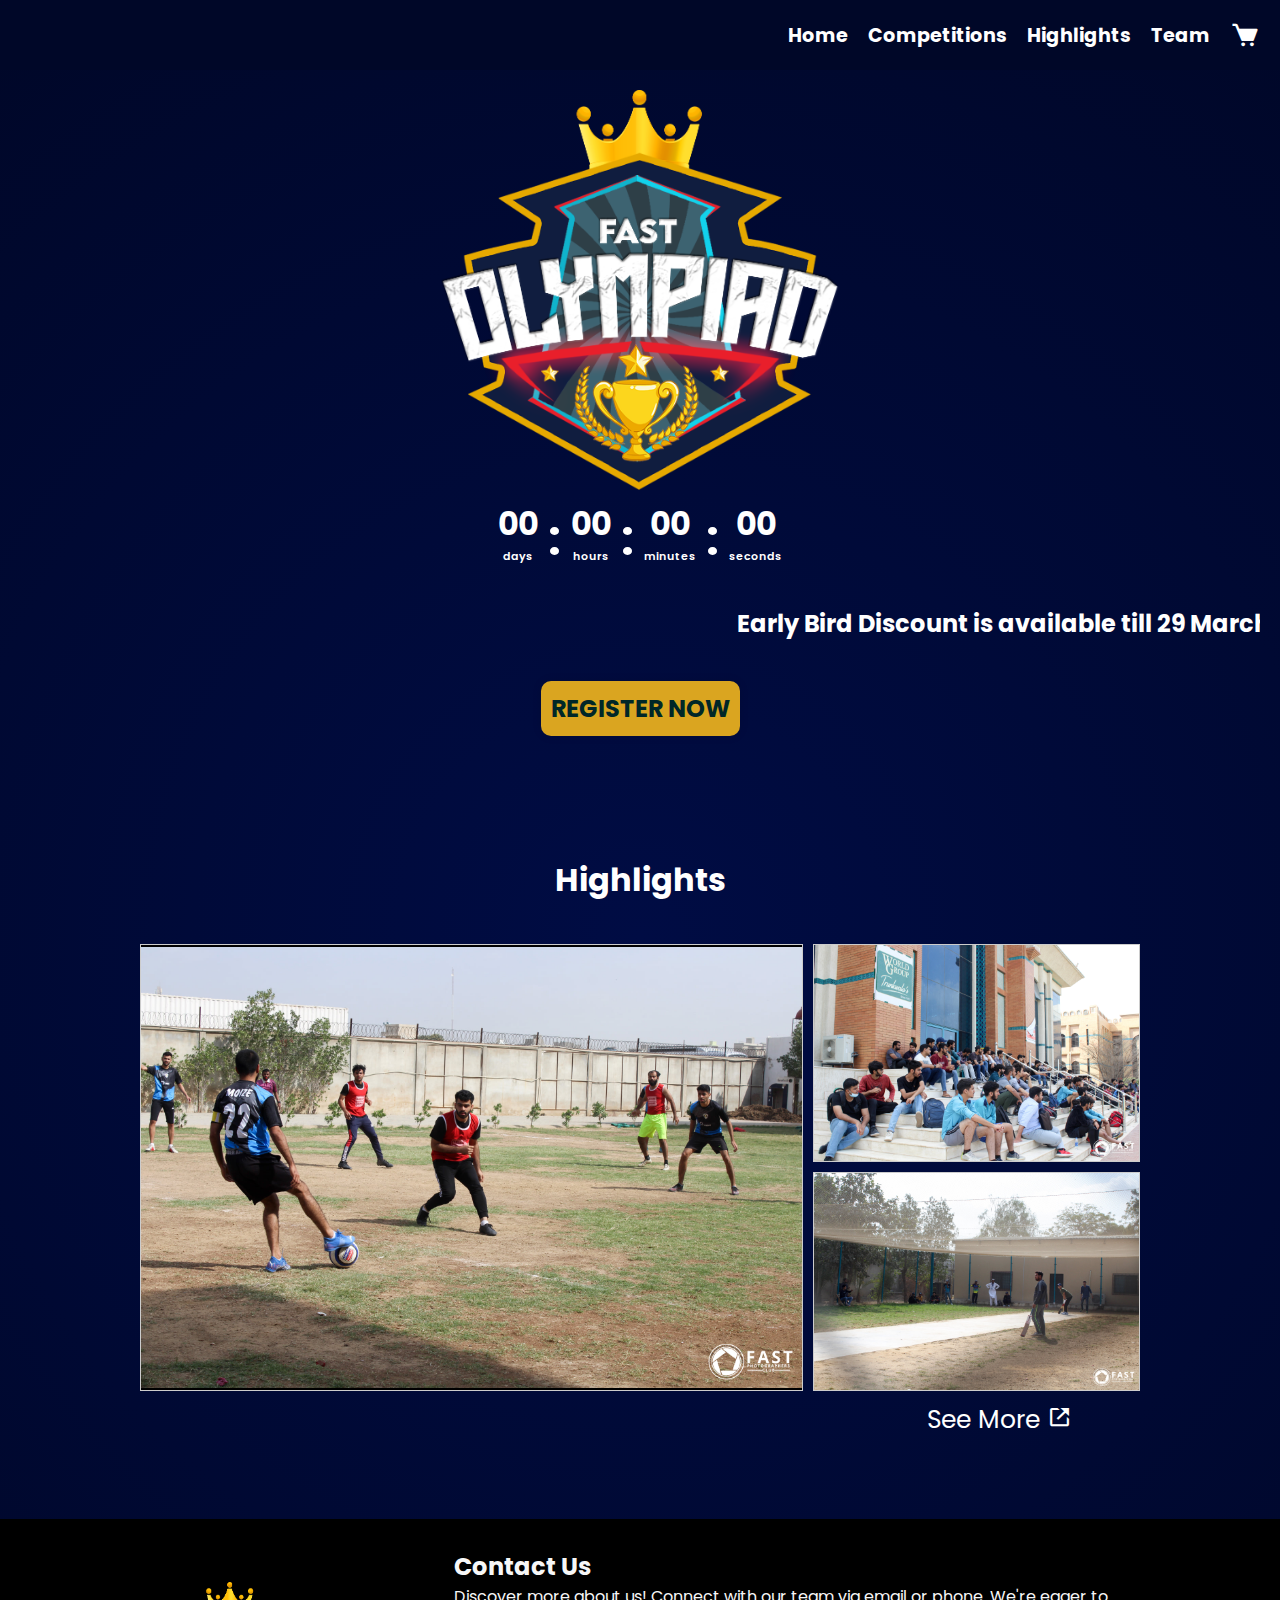
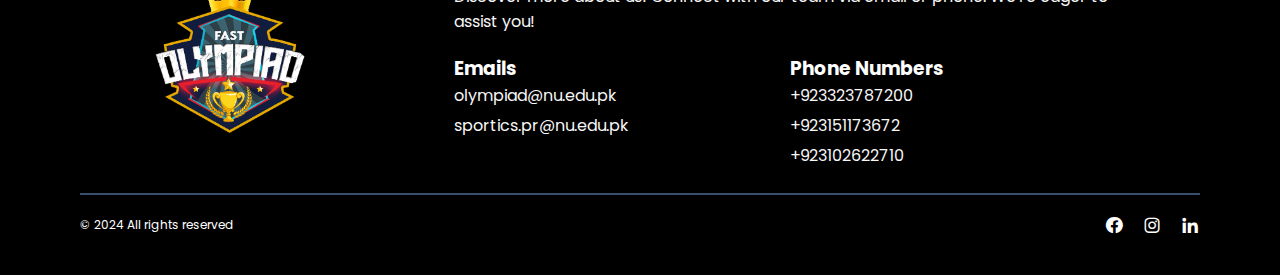
<file: index.html>
<!DOCTYPE html>
<html lang="en">
  <head>
    <meta charset="UTF-8">
    <meta name="viewport" content="width=device-width, initial-scale=1.0"/>
    <title>OLYMPIAD | FAST</title>
    <link rel="stylesheet" href="homestyle.css">
    <link rel="stylesheet" href="https://cdnjs.cloudflare.com/ajax/libs/font-awesome/6.5.1/css/all.min.css" integrity="sha512-DTOQO9RWCH3ppGqcWaEA1BIZOC6xxalwEsw9c2QQeAIftl+Vegovlnee1c9QX4TctnWMn13TZye+giMm8e2LwA==" crossorigin="anonymous" referrerpolicy="no-referrer" />
    <link href='https://unpkg.com/boxicons@2.0.9/css/boxicons.min.css' rel='stylesheet'>
   </head>

<body>

    <nav>
        <div class="nav-container">
            <a class="heading" href="">
                <i class="fa-solid fa-crown fa-bounce" ></i>
                <h2>OLYMPIAD</h2>
            </a>
            <ul class="menu">
                <li><a href="./#">Home</a></li>    
                <li><a href="./competitions.html">Competitions</a></li> 
                <li><a href="./highlights.html">Highlights</a></li> 
                <li><a href="./team.html">Team</a></li> 
                <li><a href="./cart.html"><i class="bx bxs-cart"></i></a></li>
            </ul>
            <div class="buttonbars">
                <i class="fa-solid fa-bars" ></i>
            </div>
        </div>
    </nav>

    <div class="dropdown">
        <ul class="menu">
            <li><a href="./#">Home</a></li>    
            <li><a href="./competitions.html">Competitions</a></li> 
            <li><a href="./highlights.html">Highlights</a></li> 
            <li><a href="./team.html">Team</a></li> 
            <li><a href="./cart.html"><i class="bx bxs-cart"></i></a></li>
        </ul>
    </div>
    
    <section class="front">
        <div class="logo" >
            <img id="logo" src="logo.png" alt="logo">
            <figcaption id="countdown" class="text-flicker-in-glow" >
                <div class="countdown-item">
                    <div id="days" class="countdown-number">00</div>
                    <div class="countdown-label">days</div>
                </div>
                <div class="countdown-item">:</div>
                <div class="countdown-item">
                    <div id="hours" class="countdown-number">00</div>
                    <div class="countdown-label">hours</div>
                </div>
                <div class="countdown-item">:</div>
                <div class="countdown-item">
                    <div id="minutes" class="countdown-number">00</div>
                    <div class="countdown-label">minutes</div>
                </div>
                <div class="countdown-item">:</div>
                <div class="countdown-item">
                    <div id="seconds" class="countdown-number">00</div>
                    <div class="countdown-label">seconds</div>
                </div>
            </figcaption>
        </div>
        <div class="earlybird">
            <div class="slidetext">
                <h2>Early Bird Discount is available till 29 March!! </h2>
            </div>
        </div>
        <a class="register" href="">REGISTER NOW</a>
    </section>

    <section class="highlightshome">
        <h1>Highlights</h1>
        <div class="videocontainer">
            <div class="videodiv" onmouseover="showControls(this)" onmouseleave="hideControls(this)">
                <img src="imgs/HPhighlight1.jpg" alt="">
            </div>
            <div class="videodiv" onmouseover="showControls(this)" onmouseleave="hideControls(this)">
                <!-- <video src="videos/sidebar.mp4"></video> -->
                <img src="imgs/HPhighlight2.jpg" alt="">
            </div>
            <div class="videodiv" onmouseover="showControls(this)" onmouseleave="hideControls(this)">
                <img src="imgs/HPhighlight3.jpg" alt="">
            </div>
        </div>
        <div class="seemore">
            <a href="./highlights.html">
                See More
                <i class='bx bx-link-external bx-tada' ></i>
            </a>
        </div>

    </section>

    <!-- <section>
        
        <div class="spcontainer h-100">
            <div class="row align-items-center h-100">
              <div class="spcontainer rounded">
                <h1 class="text-center">Sponsors</h1>
                <div class="slider">
                  <div class="logos">
                    <i class="fab fa-js fa-4x"></i>
                    <i class="fab fa-linkedin-in fa-4x"></i>
                    <i class="fab fa-dribbble fa-4x"></i>
                    <i class="fab fa-medium-m fa-4x"></i>
                    <i class="fab fa-github fa-4x"></i>
                  </div>
                  <div class="logos">
                    <i class="fab fa-js fa-4x"></i>
                    <i class="fab fa-linkedin-in fa-4x"></i>
                    <i class="fab fa-dribbble fa-4x"></i>
                    <i class="fab fa-medium-m fa-4x"></i>
                    <i class="fab fa-github fa-4x"></i>
                  </div>
                </div>
              </div>
            </div>
          
          </div>
    </section> -->

    <div class="olfooter">
        <div class="footcontainer">
            <div class="upper-footer">
                <div class="footerlogo">
                    <img src="logo.png" alt="Your Website Logo">
                </div>
                <div class="contact-info">
                    <h2>Contact Us</h2>
                    <p>Discover more about us! Connect with our team via email or phone.
                         We're eager to assist you!</p>
                    <div class="column">
                        <h3>Emails</h3>
                        <ul>
                        <li><a href="mailto:olympiad@nu.edu.pk">olympiad@nu.edu.pk</a></li>
                        <li><a href="mailto:sportics.pr@nu.edu.pk">sportics.pr@nu.edu.pk</a></li>
                        </ul>
                    </div>
                    <div class="column">
                        <h3>Phone Numbers</h3>
                        <ul>
                            <li><a href="tel:+923323787200">+923323787200</a></li>
                            <li><a href="tel:+923151173672">+923151173672</a></li>
                            <li><a href="tel:+923102622710">+923102622710</a></li>
                        </ul>
                    </div>
                </div>
            </div>

            <div class="bottom">
                <div class="legal">
                    <span> © 2024 All rights reserved </span>
                </div>
                <div class="socials">
                    <a href="" class="bx bxl-facebook-circle"></a>
                    <a href="" class="bx bxl-instagram"></a>
                    <a href="" class="bx bxl-linkedin"></a>
                </div>
            </div>
        </div>
    </div>

</body>

<script src="homescript.js"></script>

</html>
</file>
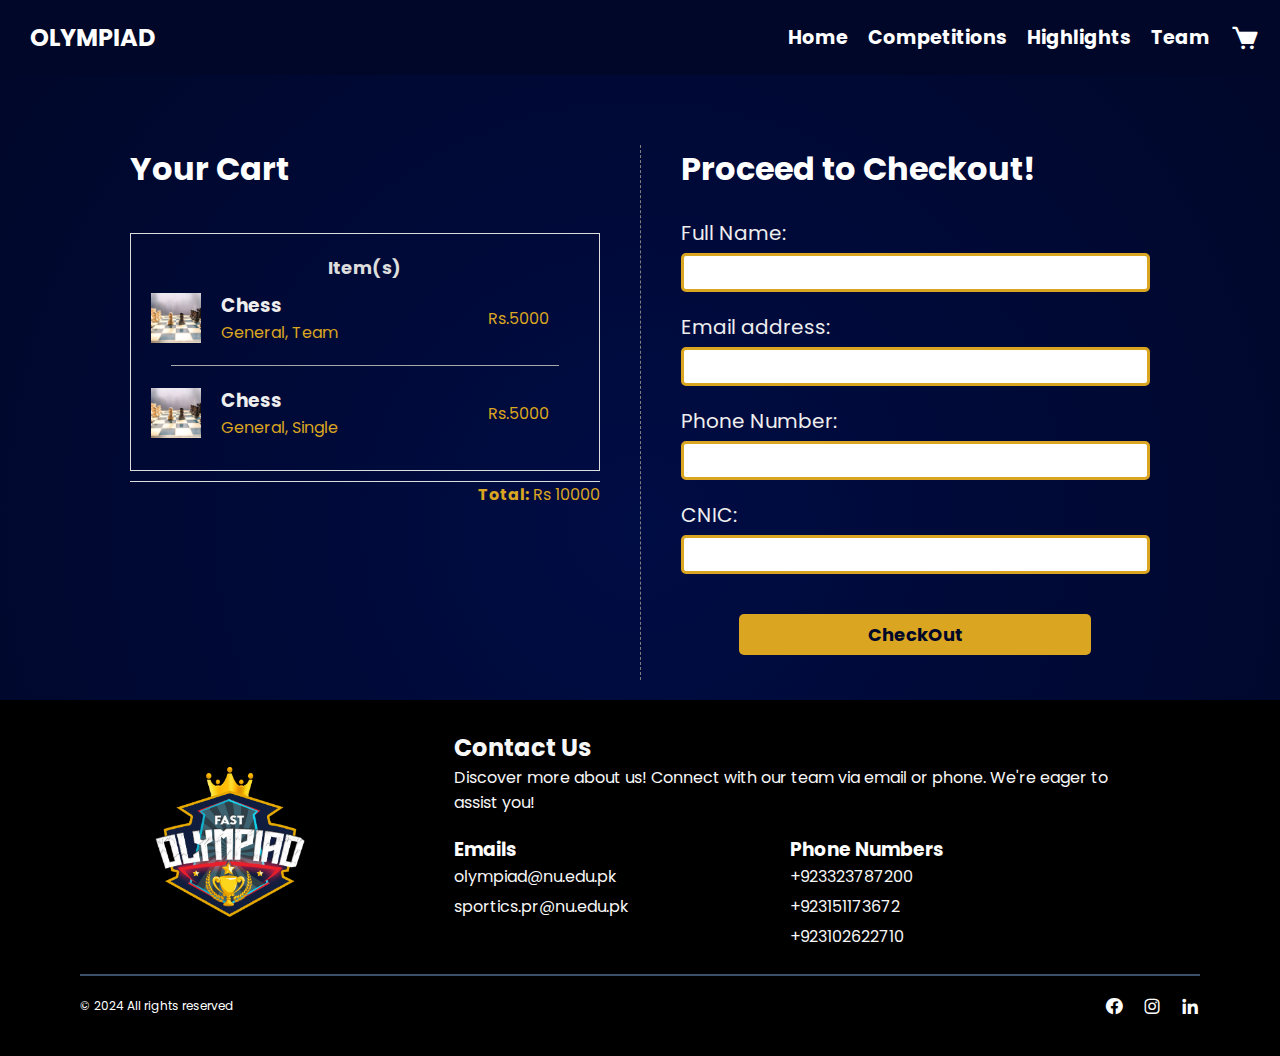
<file: cart.html>
<html lang="en">
  <head>
    <meta charset="UTF-8">
    <meta name="viewport" content="width=device-width, initial-scale=1.0"/>
    <title>OLYMPIAD | FAST</title>
    <link rel="stylesheet" href="style.css">
    <link rel="stylesheet" href="https://cdnjs.cloudflare.com/ajax/libs/font-awesome/6.5.1/css/all.min.css" integrity="sha512-DTOQO9RWCH3ppGqcWaEA1BIZOC6xxalwEsw9c2QQeAIftl+Vegovlnee1c9QX4TctnWMn13TZye+giMm8e2LwA==" crossorigin="anonymous" referrerpolicy="no-referrer" />
    <link href='https://unpkg.com/boxicons@2.0.9/css/boxicons.min.css' rel='stylesheet'>
   </head>

<body>

    <nav>
        <div class="nav-container">
            <a class="heading" href="">
                <i class="fa-solid fa-crown fa-bounce" ></i>
                <h2>OLYMPIAD</h2>
            </a>
            <ul class="menu">
                <li><a href="index.html">Home</a></li>    
                <li><a href="competitions.html">Competitions</a></li> 
                <li><a href="highlights.html">Highlights</a></li> 
                <li><a href="team.html">Team</a></li> 
                <li><a href="#"><i class="bx bxs-cart"></i></a></li>
            </ul>
            <div class="buttonbars">
                <i class="fa-solid fa-bars" ></i>
            </div>
        </div>
    </nav>
    
    <div class="dropdown">
        <ul class="menu">
            <li><a href="index.html">Home</a></li>    
            <li><a href="competitions.html">Competitions</a></li> 
            <li><a href="highlights.html">Highlights</a></li> 
            <li><a href="team.html">Team</a></li> 
            <li><a href="#"><i class="bx bxs-cart"></i></a></li>
        </ul>
    </div>
    
    <section class="cart-section">
        <div class="cart">

        <div class="cartproducts">
            <h1>Your Cart</h1>
            <div class="cart-items">
                <h2>Item(s)</h2>
                <div class="product">
                    <div class="product-info">
                        <img src="imgs/chess.jpg" alt="Product 1">
                        <div class="item-details">
                            <h3>Chess</h3>
                            <p>General, Team</p>                        
                        </div>
                    </div>
                    <div class="right-side">
                        <p class="cost">Rs.5000</p>
                        <button class="remove-btn">
                            <i class="fa-solid fa-trash-can"></i>
                        </button>
                    </div>
                </div>
                <div class="divider"></div>
                <div class="product">
                    <div class="product-info">
                        <img src="imgs/chess.jpg" alt="Product 1">
                        <div class="item-details">
                            <h3>Chess</h3>
                            <p>General, Single</p>                        
                        </div>
                    </div>
                    <div class="right-side">
                        <p class="cost">Rs.5000</p>
                        <button class="remove-btn">
                            <i class="fa-solid fa-trash-can"></i>
                        </button>
                    </div>
                </div>
                
            </div>
            <div class="cart-total">
                <p><b>Total:</b> Rs 10000</p>
            </div>
        </div>

        <div class="cartdivider" ></div>

        <div class="checkout">
            <h1>Proceed to Checkout!</h1>
            <form action="" class="Checkoutform">
                <div class="fgroup">
                    <label for="fullname">Full Name: </label>
                    <input type="text" id="fullname" name="name" required>
                </div>
                <div class="fgroup">
                    <label for="email">Email address: </label>
                    <input type="text" id="email" name="emailaddress" required>
                </div>
                <div class="fgroup">
                    <label for="phone">Phone Number: </label>
                    <input type="text" id="phone" name="phnumber" required>
                </div>
                <div class="fgroup">
                    <label for="CNIC">CNIC: </label>
                    <input type="text" id="CNIC" name="cnic" required>
                </div>
                <button>CheckOut</button>
            </form>
        </div>

    </div>

    </section>

    <footer >
        <div class="container">
            <div class="upper-footer">
                <div class="footerlogo">
                <img src="logo.png" alt="Your Website Logo">
                </div>
                <div class="contact-info">
                    <h2>Contact Us</h2>
                    <p>Discover more about us! Connect with our team via email or phone.
                         We're eager to assist you!</p>
                    <div class="column">
                        <h3>Emails</h3>
                        <ul>
                        <li><a href="mailto:olympiad@nu.edu.pk">olympiad@nu.edu.pk</a></li>
                        <li><a href="mailto:sportics.pr@nu.edu.pk">sportics.pr@nu.edu.pk</a></li>
                        </ul>
                    </div>
                    <div class="column">
                        <h3>Phone Numbers</h3>
                        <ul>
                            <li><a href="tel:+923323787200">+923323787200</a></li>
                            <li><a href="tel:+923151173672">+923151173672</a></li>
                            <li><a href="tel:+923102622710">+923102622710</a></li>
                        </ul>
                    </div>
                </div>
            </div>

            <div class="bottom">
                <div class="legal">
                    <span> © 2024 All rights reserved </span>
                </div>
                <div class="socials">
                    <a href="" class="bx bxl-facebook-circle"></a>
                    <a href="" class="bx bxl-instagram"></a>
                    <a href="" class="bx bxl-linkedin"></a>
                </div>
            </div>
        </div>
    </footer>

</body>

<script src="script.js"></script>

</html>
</file>
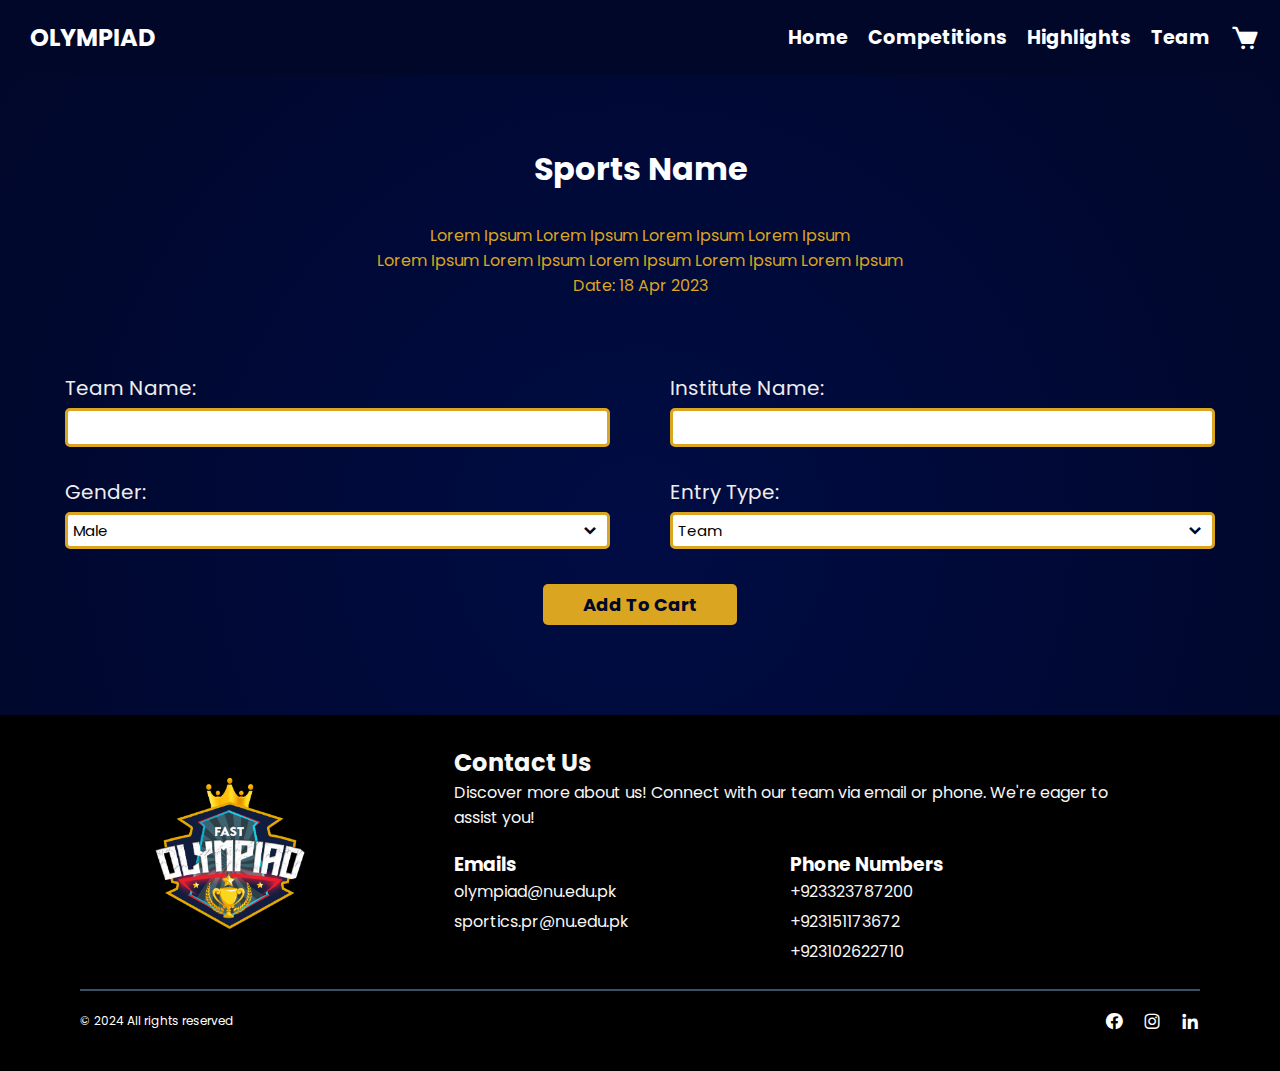
<file: form.html>
<!DOCTYPE html>
<html lang="en">
  <head>
    <meta charset="UTF-8">
    <meta name="viewport" content="width=device-width, initial-scale=1.0"/>
    <title>OLYMPIAD | FAST</title>
    <link rel="stylesheet" href="style.css">
    <link rel="stylesheet" href="https://cdnjs.cloudflare.com/ajax/libs/font-awesome/6.5.1/css/all.min.css" integrity="sha512-DTOQO9RWCH3ppGqcWaEA1BIZOC6xxalwEsw9c2QQeAIftl+Vegovlnee1c9QX4TctnWMn13TZye+giMm8e2LwA==" crossorigin="anonymous" referrerpolicy="no-referrer" />
    <link href='https://unpkg.com/boxicons@2.0.9/css/boxicons.min.css' rel='stylesheet'>
   </head>

<body>

    <nav>
        <div class="nav-container">
            <a class="heading" href="">
                <i class="fa-solid fa-crown fa-bounce" ></i>
                <h2>OLYMPIAD</h2>
            </a>
            <ul class="menu">
                <li><a href="index.html">Home</a></li>    
                <li><a href="competitions.html">Competitions</a></li> 
                <li><a href="highlights.html">Highlights</a></li> 
                <li><a href="team.html">Team</a></li> 
                <li><a href="cart.html"><i class="bx bxs-cart"></i></a></li>
            </ul>
            <div class="buttonbars">
                <i class="fa-solid fa-bars" ></i>
            </div>
        </div>
    </nav>

    <div class="dropdown">
        <ul class="menu">
            <li><a href="index.html">Home</a></li>    
            <li><a href="competitions.html">Competitions</a></li> 
            <li><a href="highlights.html">Highlights</a></li> 
            <li><a href="team.html">Team</a></li> 
            <li><a href="cart.html"><i class="bx bxs-cart"></i></a></li>
        </ul>
    </div>

    <section>
        <div  class="details">
            <h1 id="CompName">Sports Name</h1>
            <p id="CompDetails">Lorem Ipsum Lorem Ipsum Lorem Ipsum Lorem Ipsum<br>
                Lorem Ipsum Lorem Ipsum Lorem Ipsum Lorem Ipsum Lorem Ipsum<br>
            Date: 18 Apr 2023</p>
        </div>

        <form action="" class="CompForm">
            <div class="row">
                <div class="fgroup">
                    <label for="teamname">Team Name: </label>
                    <input type="text" id="teamname" name="name" required>
                </div>
                <div class="fgroup">
                    <label for="institutename">Institute Name: </label>
                    <input type="text" id="institutename" name="name" required>
                </div>
            </div>
            <div class="row">
                <div class="fgroup">
                    <label for="sport">Gender:</label>
                    <select id="sport" name="sport" required>
                        <option value="male">Male</option>
                        <option value="female">Female</option>
                    </select>
                    <i class='bx bxs-chevron-down'></i>    
                </div>
                <div class="fgroup">
                    <label for="sport">Entry Type:</label>
                    <select id="sport" name="sport" required>
                        <option value="team">Team</option>
                        <option value="single">Single</option>
                    </select>
                    <i class='bx bxs-chevron-down'></i>   
                </div>
            </div>
            <button>Add To Cart</button>
        </form>
    </section>


    <footer >
        <div class="container">
            <div class="upper-footer">
                <div class="footerlogo">
                <img src="logo.png" alt="Your Website Logo">
                </div>
                <div class="contact-info">
                    <h2>Contact Us</h2>
                    <p>Discover more about us! Connect with our team via email or phone.
                         We're eager to assist you!</p>
                    <div class="column">
                        <h3>Emails</h3>
                        <ul>
                        <li><a href="mailto:olympiad@nu.edu.pk">olympiad@nu.edu.pk</a></li>
                        <li><a href="mailto:sportics.pr@nu.edu.pk">sportics.pr@nu.edu.pk</a></li>
                        </ul>
                    </div>
                    <div class="column">
                        <h3>Phone Numbers</h3>
                        <ul>
                            <li><a href="tel:+923323787200">+923323787200</a></li>
                            <li><a href="tel:+923151173672">+923151173672</a></li>
                            <li><a href="tel:+923102622710">+923102622710</a></li>
                        </ul>
                    </div>
                </div>
            </div>

            <div class="bottom">
                <div class="legal">
                    <span> © 2024 All rights reserved </span>
                </div>
                <div class="socials">
                    <a href="" class="bx bxl-facebook-circle"></a>
                    <a href="" class="bx bxl-instagram"></a>
                    <a href="" class="bx bxl-linkedin"></a>
                </div>
            </div>
        </div>
    </footer>

</body>

<script src="script.js"></script>

</html>
</file>
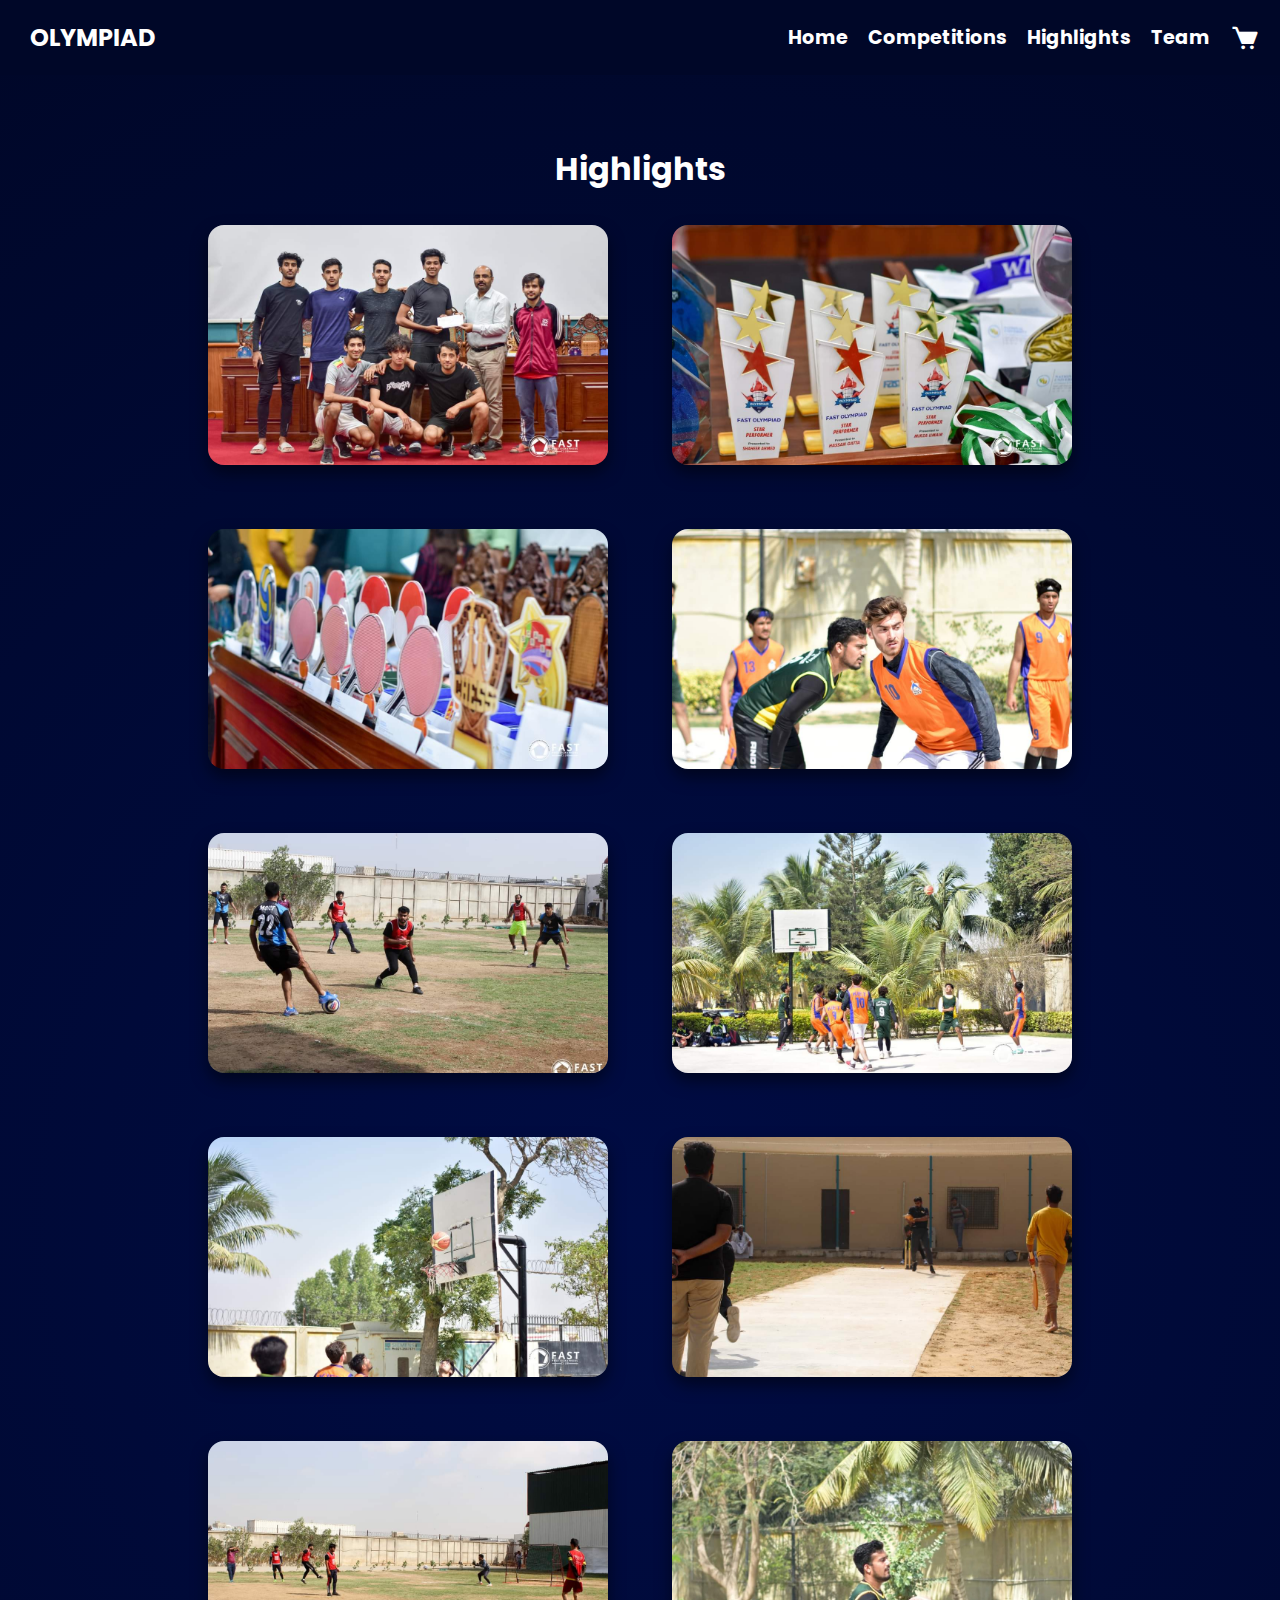
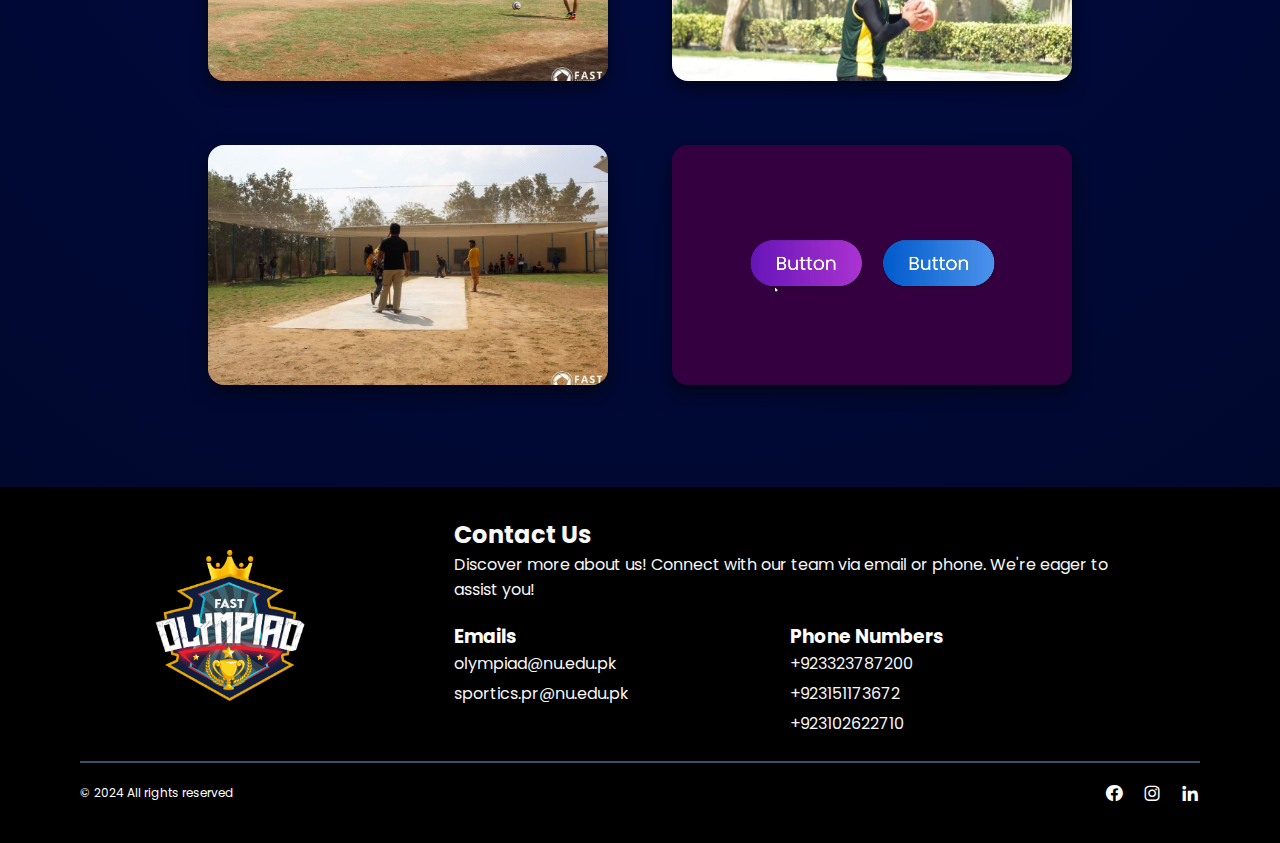
<file: highlights.html>
<!DOCTYPE html>
<html lang="en">
  <head>
    <meta charset="UTF-8">
    <meta name="viewport" content="width=device-width, initial-scale=1.0"/>
    <title>OLYMPIAD | FAST</title>
    <link rel="stylesheet" href="style.css">
    <link rel="stylesheet" href="https://cdnjs.cloudflare.com/ajax/libs/font-awesome/6.5.1/css/all.min.css" integrity="sha512-DTOQO9RWCH3ppGqcWaEA1BIZOC6xxalwEsw9c2QQeAIftl+Vegovlnee1c9QX4TctnWMn13TZye+giMm8e2LwA==" crossorigin="anonymous" referrerpolicy="no-referrer" />
    <link href='https://unpkg.com/boxicons@2.0.9/css/boxicons.min.css' rel='stylesheet'>
   </head>

<body>

    <nav>
        <div class="nav-container">
            <a class="heading" href="">
                <i class="fa-solid fa-crown fa-bounce" ></i>
                <h2>OLYMPIAD</h2>
            </a>
            <ul class="menu">
                <li><a href="./#">Home</a></li>    
                <li><a href="./competitions.html">Competitions</a></li> 
                <li><a href="./highlights.html">Highlights</a></li> 
                <li><a href="./team.html">Team</a></li> 
                <li><a href="./cart.html"><i class="bx bxs-cart"></i></a></li>
            </ul>
            <div class="buttonbars">
                <i class="fa-solid fa-bars" ></i>
            </div>
        </div>
    </nav>

    <div class="dropdown">
        <ul class="menu">
            <li><a href="./#">Home</a></li>    
            <li><a href="./competitions.html">Competitions</a></li> 
            <li><a href="./highlights.html">Highlights</a></li> 
            <li><a href="./team.html">Team</a></li> 
            <li><a href="./cart.html"><i class="bx bxs-cart"></i></a></li>
        </ul>
    </div>
    
    <section>
        <h1>Highlights</h1>
        <div class="video-container">
            <div class="viddiv">
                <img src="highlights/img1.jpg" alt="">
            </div>
            <div class="viddiv">
                <img src="highlights/img2.jpg" alt="">
            </div>
            <div class="viddiv">
                <img src="highlights/img3.jpg" alt="">
            </div>
            <div class="viddiv">
                <img src="highlights/img4.jpg" alt="">
            </div>
            <div class="viddiv">
                <img src="highlights/img10.jpg" alt="">
            </div>
            <div class="viddiv">
                <img src="highlights/img6.jpg" alt="">
            </div>
            <div class="viddiv">
                <img src="highlights/img7.jpg" alt="">
            </div>
            <div class="viddiv">
                <img src="highlights/img8.jpg" alt="">
            </div>
            <div class="viddiv">
                <img src="highlights/img11.jpg" alt="">
            </div>
            <div class="viddiv">
                <img src="highlights/img5.jpg" alt="">
            </div>
            <div class="viddiv">
                <img src="highlights/img9.jpg" alt="">
            </div>
            <div class="viddiv">
                <video src="videos/button.mp4" muted></video>
            </div>
        </div>
    </section>

    <footer >
        <div class="container">
            <div class="upper-footer">
                <div class="footerlogo">
                <img src="logo.png" alt="Your Website Logo">
                </div>
                <div class="contact-info">
                    <h2>Contact Us</h2>
                    <p>Discover more about us! Connect with our team via email or phone.
                         We're eager to assist you!</p>
                    <div class="column">
                        <h3>Emails</h3>
                        <ul>
                        <li><a href="mailto:olympiad@nu.edu.pk">olympiad@nu.edu.pk</a></li>
                        <li><a href="mailto:sportics.pr@nu.edu.pk">sportics.pr@nu.edu.pk</a></li>
                        </ul>
                    </div>
                    <div class="column">
                        <h3>Phone Numbers</h3>
                        <ul>
                            <li><a href="tel:+923323787200">+923323787200</a></li>
                            <li><a href="tel:+923151173672">+923151173672</a></li>
                            <li><a href="tel:+923102622710">+923102622710</a></li>
                        </ul>
                    </div>
                </div>
            </div>

            <div class="bottom">
                <div class="legal">
                    <span> © 2024 All rights reserved </span>
                </div>
                <div class="socials">
                    <a href="" class="bx bxl-facebook-circle"></a>
                    <a href="" class="bx bxl-instagram"></a>
                    <a href="" class="bx bxl-linkedin"></a>
                </div>
            </div>
        </div>
    </footer>

</body>

<script src="script.js"></script>
<script>
    var video = document.querySelectorAll('video');
    video.forEach(play =>play.addEventListener('click', () => {
        play.classList.toggle('active');

        if(play.paused){
            play.play();
        }
        else{
            play.pause();
            play.currentTime = 0;
        }
    }));
    var images = document.querySelectorAll('img');
    images.forEach(img => img.addEventListener('click', () => {
        img.classList.toggle('active');
    }));
   
</script>

</html>
</file>
<file: homestyle.css>
@import url('https://fonts.googleapis.com/css2?family=Poppins:wght@200;300;400;500;600;700&display=swap');
@import url("https://fonts.googleapis.com/css?family=Montserrat:300,400,500,600,700");
*{
  margin: 0;
  padding: 0;
  box-sizing: border-box;
  font-family: 'Poppins',sans-serif;
  user-select: none;
}
body{
  background: radial-gradient(circle, rgba(0,12,68,1) 0%, rgba(0,7,40,1) 100%); 
}

body::-webkit-scrollbar{
  background-color: goldenrod;
  width: 12px;
}

body::-webkit-scrollbar-thumb{
  background: #000728;
  border-color: goldenrod;
  border-style: solid;
  /* width: 8px; */
}

nav{
  position: sticky;
  z-index: 1000;
  top: -1px;
  width: 100%;
  display: flex;
  align-items: center;
  align-content: center;
  justify-content: center;
  background:#000728;
  color: #fff;
  transition: all 0.5s ease;
}
.nav-container{
  display: flex;
  max-width: 1270px;
  width: 100%;
  margin: 20px;
  justify-content: flex-end;
  align-items: center;
}
.heading{
  display: none;
  text-decoration: none;
  color: #FFF;
  transition: all 0.5s ease;
}
.fa-crown{
  font-size:x-large;
  align-self: center;
  margin: 0px 10px 6px 0px;
  color: goldenrod;
}
nav .menu{
  list-style: none;
  display: flex;
  justify-content: space-between;
  gap: 20px;
  align-items: center;
}
.menu li a{
  text-decoration: none;
  color: #fff;
  font-weight: bolder;
  font-size: larger;
  display: flex;
  transition: all 0.5s ease;
}
.menu li a:hover{
  color: goldenrod;
}
.menu i{
  font-size: 30px;
}
.buttonbars{
  display: none;
  cursor: pointer;
  transition: all 0.5s ease;
}
.dropdown{
  position: fixed;
  top: 80px;
  right: 15px;
  display: flex;
  flex-direction: column;
  width: 100%;
  max-width: 300px;
  border: 3px solid #fff;
  border-radius: 10px;
  padding: 20px;
  background: #000728;
  z-index: 12;
  transition: all 0.3s ease;
  list-style: none;
  display: none;
}
.dropdown.open{
  overflow: hidden;
  display: block;
}
.dropdown .menu{
  display: flex;
  flex-direction: column;
  align-items: center;
  justify-content: center;
  align-content: center;
  gap: 20px;
  list-style: none;
}

@media screen and (max-width: 786px) {
  .buttonbars{
    display: block;
  }
  .menu li a{
    color: white;
    font-weight: bold;
  }
  nav .menu{
    display: none;
  }

}

/* Logo and timer */

.front{
  padding: 20px;
  align-items: center;
  display: flex;
  flex-direction: column;
  /* height: 500px; */
  text-align: center;
  position:relative;
}
.logo{
  display: contents;
}

.logo img{
  height: 400px;
  transition: all 0.5s ease;
  /* z-index: 14; */
}
.logo figcaption{
  margin-top: 10px;
  transition: all 0.5s ease;
  /* margin-bottom: 80px; */
  font-weight: 600;
  font-size: 50px;
  display: flex;
  color: white;
}
.countdown-item {
  display: inline-block;
  margin-right: 10px; /* Adjust spacing between items */
  text-align: center;
}
.countdown-number {
  font-size: 32px; /* Adjust font size */
  font-weight: bold;
}
.countdown-label {
  font-size: 11px; /* Adjust font size */
  color: white;
}
div.countdown-item:nth-child(7) {
  margin-right: 0px;
}
.register{
  padding: 10px;
  margin:  30px;
  background: goldenrod;
  border-radius: 10px;
  box-shadow: 0 0 10px rgba(0,0,0,.1);
  text-decoration: none;
  color: #002728;
  font-size: x-large;
  font-weight: 700;
  transition: all 0.5s ease;
}
.register:hover{
  color:white;
}

@media screen and (max-width: 786px) {
  .logo figcaption{
    font-size: 40px;
    transition: all 0.3s ease;
  }
  .menu .buttonbars{
    color: white;
    transition: all 0.3s ease;
    display: block;
  }
  .logo img{
    height: 250px;
    transition: all 0.3s ease;
  }
  .dropdown {
    height: auto;
    transition: all 0.3s ease;
    width: 80%;
  }
}







section {
    padding: 70px 10px;
    /* background-color: #000728; */
    /* height: 700px; */
}



.text-flicker-in-glow {
    -webkit-animation: text-flicker-in-glow 4s linear both;
            animation: text-flicker-in-glow 4s linear both;
}
@-webkit-keyframes text-flicker-in-glow {
    0% {
        opacity: 0;
    }
    10% {
        opacity: 0;
        text-shadow: none;
    }
    10.1% {
        opacity: 1;
        text-shadow: none;
    }
    10.2% {
        opacity: 0;
        text-shadow: none;
    }
    20% {
        opacity: 0;
        text-shadow: none;
    }
    20.1% {
        opacity: 1;
        text-shadow: 0 0 30px rgba(255, 255, 255, 0.90);
    }
    20.6% {
        opacity: 0;
        text-shadow: none;
    }
    30% {
        opacity: 0;
        text-shadow: none;
    }
    30.1% {
        opacity: 1;
        text-shadow: 0 0 30px rgba(255, 255, 255, 0.90), 0 0 60px rgba(255, 255, 255, 0.90);
    }
    30.5% {
        opacity: 1;
        text-shadow: 0 0 30px rgba(255, 255, 255, 0.90), 0 0 60px rgba(255, 255, 255, 0.90);
    }
    30.6% {
        opacity: 0;
        text-shadow: none;
    }
    45% {
        opacity: 0;
        text-shadow: none;
    }
    45.1% {
        opacity: 1;
        text-shadow: 0 0 30px rgba(255, 255, 255, 0.90), 0 0 60px rgba(255, 255, 255, 0.90);
    }
    50% {
        opacity: 1;
        text-shadow: 0 0 30px rgba(255, 255, 255, 0.90), 0 0 60px rgba(255, 255, 255, 0.90);
    }
    55% {
        opacity: 1;
        text-shadow: 0 0 30px rgba(255, 255, 255, 0.90), 0 0 60px rgba(255, 255, 255, 0.90);
    }
    55.1% {
        opacity: 0;
        text-shadow: none;
    }
    57% {
        opacity: 0;
        text-shadow: none;
    }
    57.1% {
        opacity: 1;
        text-shadow: 0 0 30px rgba(255, 255, 255, 0.55), 0 0 60px rgba(255, 255, 255, 0.35);
    }
    60% {
        opacity: 1;
        text-shadow: 0 0 30px rgba(255, 255, 255, 0.55), 0 0 60px rgba(255, 255, 255, 0.35);
    }
    60.1% {
        opacity: 0;
        text-shadow: none;
    }
    65% {
        opacity: 0;
        text-shadow: none;
    }
    65.1% {
        opacity: 1;
        text-shadow: 0 0 30px rgba(255, 255, 255, 0.55), 0 0 60px rgba(255, 255, 255, 0.35), 0 0 100px rgba(255, 255, 255, 0.1);
    }
    75% {
        opacity: 1;
        text-shadow: 0 0 30px rgba(255, 255, 255, 0.55), 0 0 60px rgba(255, 255, 255, 0.35), 0 0 100px rgba(255, 255, 255, 0.1);
    }
    75.1% {
        opacity: 0;
        text-shadow: none;
    }
    77% {
        opacity: 0;
        text-shadow: none;
    }
    77.1% {
        opacity: 1;
        text-shadow: 0 0 30px rgba(255, 255, 255, 0.55), 0 0 60px rgba(255, 255, 255, 0.4), 0 0 110px rgba(255, 255, 255, 0.2), 0 0 100px rgba(255, 255, 255, 0.1);
    }
    85% {
        opacity: 1;
        text-shadow: 0 0 30px rgba(255, 255, 255, 0.55), 0 0 60px rgba(255, 255, 255, 0.4), 0 0 110px rgba(255, 255, 255, 0.2), 0 0 100px rgba(255, 255, 255, 0.1);
    }
    85.1% {
        opacity: 0;
        text-shadow: none;
    }
    86% {
        opacity: 0;
        text-shadow: none;
    }
    86.1% {
        opacity: 1;
        text-shadow: 0 0 30px rgba(255, 255, 255, 0.6), 0 0 60px rgba(255, 255, 255, 0.90), 0 0 110px rgba(255, 255, 255, 0.90), 0 0 100px rgba(255, 255, 255, 0.1);
    }
    100% {
        opacity: 1;
        text-shadow: 0 0 30px rgba(255, 255, 255, 0.6), 0 0 60px rgba(255, 255, 255, 0.90), 0 0 110px rgba(255, 255, 255, 0.90), 0 0 100px rgba(255, 255, 255, 0.1);
    }
}
@keyframes text-flicker-in-glow {
    0% {
        opacity: 0;
    }
    10% {
        opacity: 0;
        text-shadow: none;
    }
    10.1% {
        opacity: 1;
        text-shadow: none;
    }
    10.2% {
        opacity: 0;
        text-shadow: none;
    }
    20% {
        opacity: 0;
        text-shadow: none;
    }
    20.1% {
        opacity: 1;
        text-shadow: 0 0 30px rgba(255, 255, 255, 0.90);
    }
    20.6% {
        opacity: 0;
        text-shadow: none;
    }
    30% {
        opacity: 0;
        text-shadow: none;
    }
    30.1% {
        opacity: 1;
        text-shadow: 0 0 30px rgba(255, 255, 255, 0.90), 0 0 60px rgba(255, 255, 255, 0.90);
    }
    30.5% {
        opacity: 1;
        text-shadow: 0 0 30px rgba(255, 255, 255, 0.90), 0 0 60px rgba(255, 255, 255, 0.90);
    }
    30.6% {
        opacity: 0;
        text-shadow: none;
    }
    45% {
        opacity: 0;
        text-shadow: none;
    }
    45.1% {
        opacity: 1;
        text-shadow: 0 0 30px rgba(255, 255, 255, 0.90), 0 0 60px rgba(255, 255, 255, 0.90);
    }
    50% {
        opacity: 1;
        text-shadow: 0 0 30px rgba(255, 255, 255, 0.90), 0 0 60px rgba(255, 255, 255, 0.90);
    }
    55% {
        opacity: 1;
        text-shadow: 0 0 30px rgba(255, 255, 255, 0.90), 0 0 60px rgba(255, 255, 255, 0.90);
    }
    55.1% {
        opacity: 0;
        text-shadow: none;
    }
    57% {
        opacity: 0;
        text-shadow: none;
    }
    57.1% {
        opacity: 1;
        text-shadow: 0 0 30px rgba(255, 255, 255, 0.55), 0 0 60px rgba(255, 255, 255, 0.35);
    }
    60% {
        opacity: 1;
        text-shadow: 0 0 30px rgba(255, 255, 255, 0.55), 0 0 60px rgba(255, 255, 255, 0.35);
    }
    60.1% {
        opacity: 0;
        text-shadow: none;
    }
    65% {
        opacity: 0;
        text-shadow: none;
    }
    65.1% {
        opacity: 1;
        text-shadow: 0 0 30px rgba(255, 255, 255, 0.55), 0 0 60px rgba(255, 255, 255, 0.35), 0 0 100px rgba(255, 255, 255, 0.1);
    }
    75% {
        opacity: 1;
        text-shadow: 0 0 30px rgba(255, 255, 255, 0.55), 0 0 60px rgba(255, 255, 255, 0.35), 0 0 100px rgba(255, 255, 255, 0.1);
    }
    75.1% {
        opacity: 0;
        text-shadow: none;
    }
    77% {
        opacity: 0;
        text-shadow: none;
    }
    77.1% {
        opacity: 1;
        text-shadow: 0 0 30px rgba(255, 255, 255, 0.55), 0 0 60px rgba(255, 255, 255, 0.4), 0 0 110px rgba(255, 255, 255, 0.2), 0 0 100px rgba(255, 255, 255, 0.1);
    }
    85% {
        opacity: 1;
        text-shadow: 0 0 30px rgba(255, 255, 255, 0.55), 0 0 60px rgba(255, 255, 255, 0.4), 0 0 110px rgba(255, 255, 255, 0.2), 0 0 100px rgba(255, 255, 255, 0.1);
    }
    85.1% {
        opacity: 0;
        text-shadow: none;
    }
    86% {
        opacity: 0;
        text-shadow: none;
    }
    86.1% {
        opacity: 1;
        text-shadow: 0 0 30px rgba(255, 255, 255, 0.6), 0 0 60px rgba(255, 255, 255, 0.90), 0 0 110px rgba(255, 255, 255, 0.90), 0 0 100px rgba(255, 255, 255, 0.1);
    }
    100% {
        opacity: 1;
        text-shadow: 0 0 30px rgba(255, 255, 255, 0.6), 0 0 60px rgba(255, 255, 255, 0.90), 0 0 110px rgba(255, 255, 255, 0.90), 0 0 100px rgba(255, 255, 255, 0.1);
    }
}
section h1{
  text-align: center;
  color: #FFF;
  font-size: xx-large;
}


/* Footer */

.olfooter {
  padding: 30px 10px;
  position: relative;
  width: 100%;
  color: #fff;
  padding-bottom: 20px;
  transition: all 0.5s ease;
  background: #000;
}
.footerlogo{
  margin: auto;
}
.footerlogo img{
  width: 150px;
}

section h1, footer h1{
  text-align: center;
  color: #FFF;
  font-size: xx-large;
}
.upper-footer {
  display: flex;
  justify-content: space-between;
  align-items: center;
  margin: 0 30px;
  padding-bottom: 20px;
  border-bottom: 2px solid #3a4f6a;
}
.footcontainer {
  max-width: 1200px;
  margin: 0 auto;
  padding: 0 10px;
}
.contact-info {
  width: 60%; 
  margin: auto;
}


.column {
  width: 50%;
  float: left;
}
.column ul {
  list-style-type: none;
  padding: 0;
}
.column ul li {
  margin-bottom: 5px;
  text-align: left;
  color: goldenrod;
}
.column li a{
  text-decoration: none;
  color: #f7f7f7;
}
.column li a:hover{
  color: goldenrod;
}

.bottom{
  display: flex;
  gap: 40px;
  margin: 0 30px;
  align-items: center;
  padding: 20px 0;
  justify-content: space-between;
}

.olfooter h2 {
  color: #f7f7f7;
  text-align: left;
}
.olfooter p{
  text-align: left;
  color: #f7f7f7;
  margin-bottom: 20px;
}
.legal {
  font-size: 12px;
}  
.legal span {
  margin-right: 10px;
}
.bottom .socials {
  display: flex;
  flex-direction: row;
  gap: 18px;
}

.bottom .socials a{
  font-size: 20px;
  text-decoration: none;
  color: #fff;
}

@media screen and (max-width: 786px){
  .upper-footer{
    flex-direction: column;
    justify-content: center;
    align-items: center;
  }
  .bottom {
    gap: 16px;
    flex-direction: column-reverse;
    text-align: center;
    align-items: center;
  }
  .contact-info {
    width: 100%;
    display: flex;
    flex-direction: column;
    align-items: center;
  }
  .column{
    width: auto;
    margin: 15px 0px;
  }
  .olfooter h2{
    margin-top: 30px;
    text-align: center;
  }
  .olfooter p, .olfooter h3{
    text-align: center;
  }
  .column ul li{
    text-align: center;
  }
  
}

/* FAQs */

.faqs {
  transition: all 0.5s ease;
}

.faq-container {
  font-family: "Mulish", sans-serif;
  margin: 0 auto;
  display: flex;
  flex-direction: column;
  gap: 1rem;
  /* margin-top: 12rem; */
  max-width: 37.5rem;
  padding: 2rem;
  /* border-radius: 1em; */
  background-color: #000728;
  
}

details {
  font-size: 1rem;
  margin: 0 auto;
  width: 100%;
  border-radius: 0.5rem;
  position: relative;
  max-width: 37.5rem;
  transition: all 0.3s ease-in-out;
}

details:hover {
  background-color: #383D4F;
}

details:hover svg {
  stroke: #00E0FE;
}

details[open] {
  background-color: #383D4F;
}

details[open] .faq-title {
  color: #00E0FE;
}

summary {
  user-select: none;
  cursor: pointer;
  font-weight: 600;
  display: flex;
  list-style: none;
  padding: 1rem;
  align-items: center;
}

summary svg {
  stroke: #FFF;
}

details[open] summary svg {
  stroke: #00E0FE;
  transform: rotate(90deg);
}

summary:hover .faq-title {
  color: #00E0FE;
}

summary::-webkit-details-marker {
  display: none;
}

summary:focus {
  outline: none;
}

.faq-title {
  color: #FFF;
  width: 90%;
  transition: all 250ms ease-in-out;
}

.faq-content {
  color: #FFF;
  padding: 0.2rem 1rem 1rem 1rem;
  font-weight: 300;
  line-height: 1.5;
}

.expand-icon {
  pointer-events: none;
  position: absolute;
  right: 1rem;
  transition: all 150ms ease-out;
}


/* Bento Highlights Homepage */


.highlightshome{
  display: flex;
  justify-content: center;
  align-items: center;
  flex-direction: column;
}
.videocontainer {
  display: grid;
  grid-template-columns: repeat(3, 1fr);
  gap: 10px;
  max-width: 1000px;
  width: 85%;
  margin: 0px;
  margin-top: 40px;    
}
.videodiv {
  position: relative;
  background-color: #000;
  border: 1px solid #ccc;
  height: 100%;
  display: flex;
  align-items: center;
  justify-content: center;
  padding: 0;
  overflow: hidden;
  transition: transform 0.5s ease;
}
.videodiv video{
  object-fit: contain;
  width: 100%;
  height: auto;
}
.videodiv img{
  object-fit: contain;
  width: 100%;
  height: auto;
}
.videodiv:nth-child(1){
  grid-row: span 2;
  grid-column: span 2;
}
.videodiv video::-webkit-media-controls {
  display: none;
}
.seemore{
  padding: 10px;
  /* margin-right: 16vw; */
  font-size: 25px;
  max-width: 1000px;
  width: 28%;
  align-self: flex-end;
}
.seemore a{
  color: #fff;
  text-decoration: none;
}

@media screen  and (max-width: 786px) {
  .videocontainer {
    grid-template-columns: 1fr;
    width: 95%; 
  }
  .seemore{
    width: 20%;
    font-size: 16px;
  }
  .videodiv:nth-child(1) {
      height: auto;
  }

  .videodiv:nth-child(2), .videodiv:nth-child(3){
      display: none;
  }

}
@media screen  and (max-width: 400px){
  .seemore{
    width: 40%;
  }
}

/* Sponsors List Carousel */


.spcontainer {
  overflow: hidden;
}
.spcontainer .slider {
  animation: slidein 30s linear infinite;
  white-space: nowrap;
  margin: 30px 0px;
}
.spcontainer .slider .logos {
  width: 100%;
  display: inline-block;
  margin: 0px 0;
}
.spcontainer .slider .logos .fab {
  width: calc(100% / 5);
  /* font-size: 40px; */
  color: #FFF;
  animation: fade-in 0.5s cubic-bezier(0.455, 0.03, 0.515, 0.955) forwards;
}

@keyframes slidein {
  from {
    transform: translate3d(0, 0, 0);
  }
  to {
    transform: translate3d(-100%, 0, 0);
  }
}
@keyframes fade-in {
  0% {
    opacity: 0;
  }
  100% {
    opacity: 1;
  }
}

@media screen  and (max-width: 786px){
  .spcontainer .slider .logos .fab {
    font-size: 40px;
  }
}

/* Early Bird Discount */

.earlybird {
  position: relative;
  width: 100%;
  height: 100%;
  overflow: hidden;
  margin: 30px 0px;
  margin-bottom: 10px;
}
.slidetext {
  animation: scrollText 20s linear infinite;
  animation-direction: normal; 
  color: #FFF;
  width: 160%;
}
@keyframes scrollText {
  0% {
    transform: translateX(60vw);
  }
  100% {
    transform: translateX(-100vw);
  }
}

@media screen  and (max-width: 786px){

  .slidetext {
    animation: scrollText 15s linear infinite;
  }
  @keyframes scrollText {
    0% {
      transform: translateX(80vw);
    }
    100% {
      transform: translateX(-110vw);
    }
  }
  .earlybird {
    margin-bottom: 10px;
  }
}
@media screen  and (max-width: 400px){
  @keyframes scrollText {
    0% {
      transform: translateX(90vw);
    }
    100% {
      transform: translateX(-150vw);
    }
  }
  .slidetext {
    width: 175%;
  }
  .earlybird {
    margin: 20px 0px;
    margin-bottom: 0px;
  }
}
</file>
<file: style.css>
@import url('https://fonts.googleapis.com/css2?family=Poppins:wght@200;300;400;500;600;700&display=swap');
@import url("https://fonts.googleapis.com/css?family=Montserrat:300,400,500,600,700");
*{
  margin: 0;
  padding: 0;
  box-sizing: border-box;
  font-family: 'Poppins',sans-serif;
  user-select: none;
}
body{
  background: radial-gradient(circle, rgba(0,12,68,1) 0%, rgba(0,7,40,1) 100%); 
}

body::-webkit-scrollbar{
  background-color: goldenrod;
  width: 12px;
}

body::-webkit-scrollbar-thumb{
  background: #000728;
  border-color: goldenrod;
  border-style: solid;
}

nav{
  position: sticky;
  z-index: 1000;
  top: 0;
  width: 100%;
  display: flex;
  align-items: center;
  align-content: center;
  justify-content: center;
  background:#000728;
  color: #fff;
  transition: all 0.5s ease;
}
.nav-container{
  display: flex;
  max-width: 1270px;
  width: 100%;
  margin: 20px;
  justify-content: space-between;
  align-items: center;
}
.heading{
  display: flex;
  text-decoration: none;
  color: #FFF;
  transition: all 0.5s ease;
}
.fa-crown{
  font-size:x-large;
  align-self: center;
  margin: 0px 10px 6px 0px;
  color: goldenrod;
}
.menu{
  list-style: none;
  display: flex;
  justify-content: space-between;
  gap: 20px;
  align-items: center;
}
.menu li a{
  text-decoration: none;
  color: #fff;
  font-weight: bolder;
  font-size: larger;
  display: flex;
  transition: all 0.5s ease;
}
.menu li a:hover{
  color: goldenrod;
}
.menu i{
  font-size: 30px;
}
.buttonbars{
  display: none;
  cursor: pointer;
  transition: all 0.5s ease;
  font-size: 18px;
}
.dropdown{
  position: fixed;
  top: 80px;
  right: 15px;
  display: flex;
  flex-direction: column;
  width: 100%;
  max-width: 300px;
  border: 3px solid #fff;
  border-radius: 10px;
  padding: 20px;
  background: #000728;
  z-index: 12;
  transition: all 0.3s ease;
  list-style: none;
  display: none;
}
.dropdown.open{
  overflow: hidden;
  display: block;
}
.dropdown .menu{
  display: flex;
  flex-direction: column;
  align-items: center;
  justify-content: center;
  align-content: center;
  gap: 20px;
  list-style: none;
}

@media screen and (max-width: 786px) {
  .buttonbars{
    display: block;
  }
  .menu li a{
    color: white;
    font-weight: bold;
  }
  nav .menu{
    display: none;
  }

}

section {
    padding: 70px 10px; 
}
section h1{
    text-align: center;
    color: #FFF;
    font-size: xx-large;
}




/* Bento Competitions */


.bento{
    display: flex;
  justify-content: center;
  align-items: center;
  flex-direction: column;
}

.bento-grid {
    display: grid;
    grid-template-columns: repeat(3, 1fr);
    gap: 10px;
    max-width: 1000px; 
    margin: 0px;
    margin-top: 40px;    
}
  
.item {
    position: relative;
    background-color: #eee;
    border: 1px solid #ccc;
    height: 200px;
    display: flex;
    align-items: center;
    justify-content: center;
    padding: 0; 
    overflow: hidden;
    transition: transform 0.5s ease;
}
.item span {
    position: absolute; 
    bottom: 5px; 
    left: 5px; 
    color: white; 
    background-color: rgba(0, 0, 0, 0.5); 
    padding: 5px;
    transition: transform 0.3s ease;
}
.item img {
    width: 100%;
    height: 100%;
    object-fit: cover;
    transition: transform 0.5s ease;
}
.item:hover img{
    transform: scale(1.2);
}
  
@media screen  and (min-width: 901px){
    .bento-grid{
        grid-template-columns: repeat(4, 1fr);
    }
    .item:nth-child(9){
        grid-column: span 3;
    }
    .item:nth-child(4), .item:nth-child(9){
        grid-column: span 2;
    }
    .item:nth-child(1){
        grid-row: span 2;
        grid-column: span 2;
        height: auto;
    }
    .item:nth-child(8){
      grid-row: span 2;
      height: auto;
    }

}


@media screen  and (max-width: 900px) {

    .bento-grid{
        grid-template-columns: repeat(3, 1fr);
        max-width: 600px;
    }
    .item{
        height: 200px;
  }
  .item:nth-child(1){
      grid-column: span 3;
  }
    
  .item:nth-child(2), .item:nth-child(9){
    grid-row: span 2;
    width: 200px;
    height: auto;
  }
  
  .item:nth-child(5),
  .item:nth-child(7),
  .item:nth-child(8),
  .item:nth-child(10) {
    grid-column: span 2;
  }
  
  .item:nth-child(11){
    width: 200px;
  }    
}

@media screen  and (max-width: 650px) {
  .bento-grid {
    grid-template-columns: 1fr;
  }

  .item {
    width: 100%; 
    height: auto;
  }

  .item:nth-child(1), .item:nth-child(2), .item:nth-child(3),
  .item:nth-child(4), .item:nth-child(5), .item:nth-child(6),
  .item:nth-child(7), .item:nth-child(8), .item:nth-child(9),
  .item:nth-child(11), .item:nth-child(10){
    grid-column: span 1;
    height: 200px;
    width: 100%;
  }

}

/* Sports Details */

.details{
  text-align: center;
  color: goldenrod;
  padding: 0px 40px;
  margin-bottom: 60px;
}
.details h1{
  margin-bottom: 30px;
}
.CompForm{
  display: flex;
  justify-content: center;
  flex-wrap: wrap;
  padding: 0px 40px;
}
.CompForm .row{
  display: flex;
  justify-content: space-around;
  width: 100%;
}
.CompForm .fgroup{
  position: relative;
  display: flex;
  /* align-items: center; */
  justify-content: center;
  flex-direction: column;
  width: 1000px;
  margin: 15px;
  color: #eee;
}
.CompForm .fgroup i{
  position: absolute;
  top: 60%;
  right: 10px;
  pointer-events: none;
  color: #000728;
  font-size: 20px;
}
.CompForm input{
  border: goldenrod solid 3px;
  padding: 5px;
  width: 100%;
  font-size: 15px;
  color: #000728;
  transition: all 0.3s ease-in-out;
  border-radius: 5px;
}
.CompForm input:focus{
  border-color: darkblue;
  background-color: #eee;
  outline: none;
}
.CompForm label{
  /* font-weight: bold; */
  margin-bottom: 5px;
  text-align: left;
  font-size: 20px;
}
.CompForm select{
  appearance: none; 
  background: #fff; 
  cursor: pointer;
  padding: 5px 30px 5px 5px;
  transition: all 0.3s ease-in-out;
  border: goldenrod solid 3px;
  width: 100%;
  border-radius: 5px;
  font-size: 15px;
} 
.CompForm select:focus{
  border-color: darkblue;
  background-color: #eee;
  outline: none;
}
.CompForm button{
  background: goldenrod;
  color: #000728;
  border: none;
  padding: 7px 40px;
  margin: 20px;
  font-size: 18px;
  cursor: pointer;
  outline: none;
  border-radius: 5px;
  transition: all 0.3s ease-in-out;
  font-weight: 700;
}
.CompForm button:hover{
  color: #FFF;
}
@media screen  and (max-width: 786px) {
  .CompForm .row{
    flex-wrap: wrap;
  }
}

/* Cart */
.cart-section{
  display: flex;
  justify-content: center;
  /* padding: 40px 10px; */
  padding-bottom: 20px;
  text-align: left;
}
.cart-section h1{
  text-align: left;
}
.cart{
  display: flex;
  width: 100%;
  justify-content: space-around;
  max-width: 1100px;
}
.cartproducts{
  flex-direction: column;
  align-items: center;
  width: 50%;
  margin: 0px 40px;
}

.cart-items {
  border: 1px solid #ddd;
  padding: 20px;
  width: 100%;
  margin-top: 40px;
  margin-bottom: 10px;
}
.cart-items h2{
  color: #ddd;
  font-size: 18px;
  text-align: center;
  margin-bottom: 10px;
}
.product {
  display: flex;
  align-items: center;
  justify-content: space-between;
  margin-bottom: 10px;
}
.product h3{
  color: #eee;
}   
.product p{
  color: goldenrod;
}
.product-info {
  display: flex;
  align-items: center;
}
.divider{
  border-bottom: 1px solid;
  border-color: darkgrey;
  margin: 20px;
}
.product img {
  width: 50px;
  height: 50px;
  object-fit: cover;
  margin-right: 20px;
}
.remove-btn {
  background-color: transparent;
  color: #fff;
  border: none;
  padding: 5px 5px;
  cursor: pointer;
}
.cart-total {
  justify-content: flex-end;
  align-items: center;
  border-top: 1px solid #ddd;
  color: goldenrod;
  text-align: end;
}
.product .right-side{
  display: flex;
  align-items: center;
}
.product .cost{
  margin-right: 20px;
}
.cart-total h3 {
  margin-right: 10px;
}
.cartdivider{
  border-left: 1px dashed grey;height: 100%;
  /* border-left: 1px solid #ddd;height: 100%; */
}
.checkout {
  width: 50%;
  margin: 0px 40px;
}

.Checkoutform{
  display: flex;
  flex-direction: column;
  padding: 25px 0px;
  gap: 20px;
}

.Checkoutform .fgroup{
  position: relative;
  display: flex;
  justify-content: center;
  flex-direction: column;
  color: #eee;
}
.Checkoutform .fgroup i{
  position: absolute;
  top: 60%;
  right: 10px; /* Adjust as needed */
  /* transform: translateY(-50%); */
  pointer-events: none;
  color: #000728;
  font-size: 20px;
}
.Checkoutform input{
  border: goldenrod solid 3px;
  padding: 5px;
  width: 100%;
  font-size: 15px;
  color: #000728;
  transition: all 0.3s ease-in-out;
  border-radius: 5px;
}
.Checkoutform input:focus{
  border-color: darkblue;
  background-color: #eee;
  outline: none;
}
.Checkoutform label{
  margin-bottom: 5px;
  text-align: left;
  font-size: 20px;
}
.Checkoutform button{
  background: goldenrod;
  color: #000728;
  border: none;
  font-size: 18px;
  cursor: pointer;
  outline: none;
  border-radius: 5px;
  transition: all 0.3s ease-in-out;
  font-weight: 700;
  padding: 7px 10px;
  margin-top: 20px;
  width: 75%;
  align-self: center;
}
.Checkoutform button:hover{
  color: #FFF;
}
@media screen  and (max-width: 786px) {
  .cart{
    flex-direction: column;
  }
  .cartproducts{
    width: 70%;
  }
  .cart-items{
    margin: 20px 0px;
    width: 120%;
  }
  .cart-total{
    width: 120%;
  }
  .product img{
    margin-right: 10px;
  }
  .product h3{
    font-size: 15px;
  }
  .product p{
    font-size: 12px;
  }
  .checkout{
    margin: 100px 40px;
    margin-bottom: 0px;
    width: 85%;
  }
}


/* Footer */

footer {
  padding: 30px 10px;
  position: relative;
  width: 100%;
  color: #fff;
  padding-bottom: 20px;
  transition: all 0.5s ease;
  background: #000;
}
.footerlogo{
  margin: auto;
}
.footerlogo img{
  width: 150px;
}

section h1, footer h1{
  text-align: center;
  color: #FFF;
  font-size: xx-large;
}
.upper-footer {
  display: flex;
  justify-content: space-between;
  align-items: center;
  margin: 0 30px;
  padding-bottom: 20px;
  border-bottom: 2px solid #3a4f6a;
}
.container {
  max-width: 1200px;
  margin: 0 auto;
  padding: 0 10px;
}
.contact-info {
  width: 60%; 
  margin: auto;
}
.column {
  width: 50%;
  float: left;
}
.column ul {
  list-style-type: none;
  padding: 0;
}
.column ul li {
  margin-bottom: 5px;
  text-align: left;
  color: goldenrod;
}
.column li a{
  text-decoration: none;
  color: #f7f7f7;
}
.column li a:hover{
  color: goldenrod;
}

.bottom{
  display: flex;
  gap: 40px;
  margin: 0 30px;
  align-items: center;
  padding: 20px 0;
  justify-content: space-between;
}

footer h2 {
  color: #f7f7f7;
  text-align: left;
}
footer p{
  text-align: left;
  color: #f7f7f7;
  margin-bottom: 20px;
}
.legal {
  font-size: 12px;
}  
.legal span {
  margin-right: 10px;
}
.bottom .socials {
  display: flex;
  flex-direction: row;
  gap: 18px;
}

.bottom .socials a{
  font-size: 20px;
  text-decoration: none;
  color: #fff;
}

@media screen and (max-width: 786px){
  .upper-footer{
    flex-direction: column;
    justify-content: center;
    align-items: center;
  }
  .bottom {
    gap: 16px;
    flex-direction: column-reverse;
    text-align: center;
    align-items: center;
  }
  .contact-info {
    width: 100%;
    display: flex;
    flex-direction: column;
    align-items: center;
  }
  .column{
    width: auto;
    margin: 15px 0px;
  }
  footer h2{
    margin-top: 30px;
    text-align: center;
  }
  footer p, footer h3{
    text-align: center;
  }
  .column ul li{
    text-align: center;
  }

}


/* Team */
.teammembers{
  padding: 20px 10px;
}
.faculty{
  padding-top: 50px;
}

.teammembers h1{
  text-align: center;
  margin: 20px 0;
}

.teamcontainer{
  padding: 10px;
  display: flex;
  justify-content: center;
  align-items: center;
  flex-direction: column;
  gap:30px;
}
.faculty .teamcontainer{
  margin-top: 20px;
}
.faculty .card{
  height: 320px;
}
.faculty .front-face h2{
  margin-top: 15px;
  color: #000728;
}
.card{
  width: 300px;
  height: 300px;
  perspective: 1000px;
  cursor: pointer;
}
.card img{
  width: 200px;
  height: 200px;
  object-fit: cover;
  border-radius: 50%;
  border: 5px solid #000728;
}
.card-container{
  width: 100%;
  height: 100%;
  transform-style: preserve-3d;
  transition: transform 0.5s;
  box-shadow: 0 4px 8px 0 rgba(0, 0, 0, 0.2);
  border-radius: 10px;
}
.card:hover .card-container{
  transform: rotateY(180deg);
}
.card-face{
  width: 100%;
  height: 100%;
  position: absolute;
  backface-visibility: hidden;
  display: flex;
  justify-content: center;
  align-items: center;
  flex-direction: column;
  border: 1px solid #ccc;
  border-radius: 10px;
  background: #eee;
}
.container-about{
  display: flex;
  justify-content: center;
  align-items: center;
  flex-direction: column;
  gap: 5px;
  /* margin: 20px 0 0 0; */
  padding: 20px;
}
.front-face{
  transform: rotateY(0deg);
  text-align: center;
}
.front-face h2{
  margin-top: 10px;
  color: #000728;
}
.front-face h3{
  color: goldenrod;
}
.back-face{
  display: flex;
  transform: rotateY(180deg);
  color: #000728;
  border: 5px solid goldenrod;
}
.back-face p{
  font-size: 15px;
}
.row{
  display: flex;
  gap: 30px;
  justify-content: center;
}

@media screen and (max-width: 1200px){
  .row{
    flex-wrap: wrap;
  }
}
@media screen and (max-width: 786px){
  .card{
    width: 250px;
    height: 250px;
  } 
  .faculty .card{
    height: 280px;
  }
  .card img{
    width: 150px;
    height: 150px;
  }
  .back-face p{
    font-size: 12px;
  }
  .front-face h2{
    font-size: 20px;
  }
  .front-face h3{
    font-size: 15px;
  }
}

/* Developer Team */

.developerteam{
  display: flex;
  align-items: center;
  flex-direction: column;
}
.devcontainer {
  display: flex;
  justify-content: space-between;
  align-items: center;
  width: 90%;
  max-width: 800px;
  margin: 50px 0;
  flex-wrap: wrap;
  /* gap: 30px; */
}
.devcard {
  font-family: sans-serif;
  width: 200px;
  height: 200px;
  background: #eee;
  padding: 20px;
  border-radius: 50%;
  box-shadow: 0 0 22px #3336;
  transition: .6s;
  margin: 20px 0;
}
.devcard:hover {
  border-radius: 10px;
  height: 200px;
}
.devcard .img {
  width: 100%;
  height: 100%;
  transition: .6s;
  z-index: 99;
}
.devcard:hover .img {
  transform: translateY(-60px);
}
.img img {
  width: 100%;
  height: 100%;
  object-fit: cover;
  border-radius: 50%;
  box-shadow: 0 0 22px #3336;
  transition: .6s;
  border: 5px solid #000728;
}
.devcard:hover img {
  border-radius: 10px;
}
.caption {
  text-align: center;
  transform: translateY(-50px);
  opacity: 0;
  transition: .6s;
}
.devcard:hover .caption {
  opacity: 1;
}
.caption h3 {
  color: #000728;
}
.caption .social-links{
  display: flex;
  justify-content: center;
  gap: 20px;
}
.caption .social-links a {
  color: #000728;
  font-size: 21px;
  transition: .6s;
}

@media screen and (max-width: 700px){
  .devcontainer {
    gap: 20px;
    justify-content: center;
  }
}


/* Highlights Page */

.video-container{
  display: flex;
  justify-content: center;
  flex-wrap: wrap; 
}

.video-container .viddiv{
  height: 15rem;
  width: 25rem;
  margin: 2rem;
  box-shadow: 0 .5rem 1rem rgba(0,0,0,.5);
  overflow: hidden;
  border-radius: 1rem;
}
.video-container .viddiv video, .video-container .viddiv img{
  height: 100%;
  width: 100%;
  object-fit: cover;
  outline: none;
  border: none;
  cursor: pointer;
}
.video-container .viddiv .active{
  position: fixed;
  top: 50%;
  left: 50%;
  transform: translate(-50%, -50%);
  height: auto;
  width: 60%;
  box-shadow: 0 0 0 100vh rgba(0, 0, 0, 0.7);
  z-index: 1001;
}
.video-container .viddiv .active:hover{
  transition: none;
  transform: translate(-50%, -50%) scale(1);
}

@media screen and (max-width: 786px){
  .video-container .viddiv .active{
    width: 90%;
  }
}
</file>
